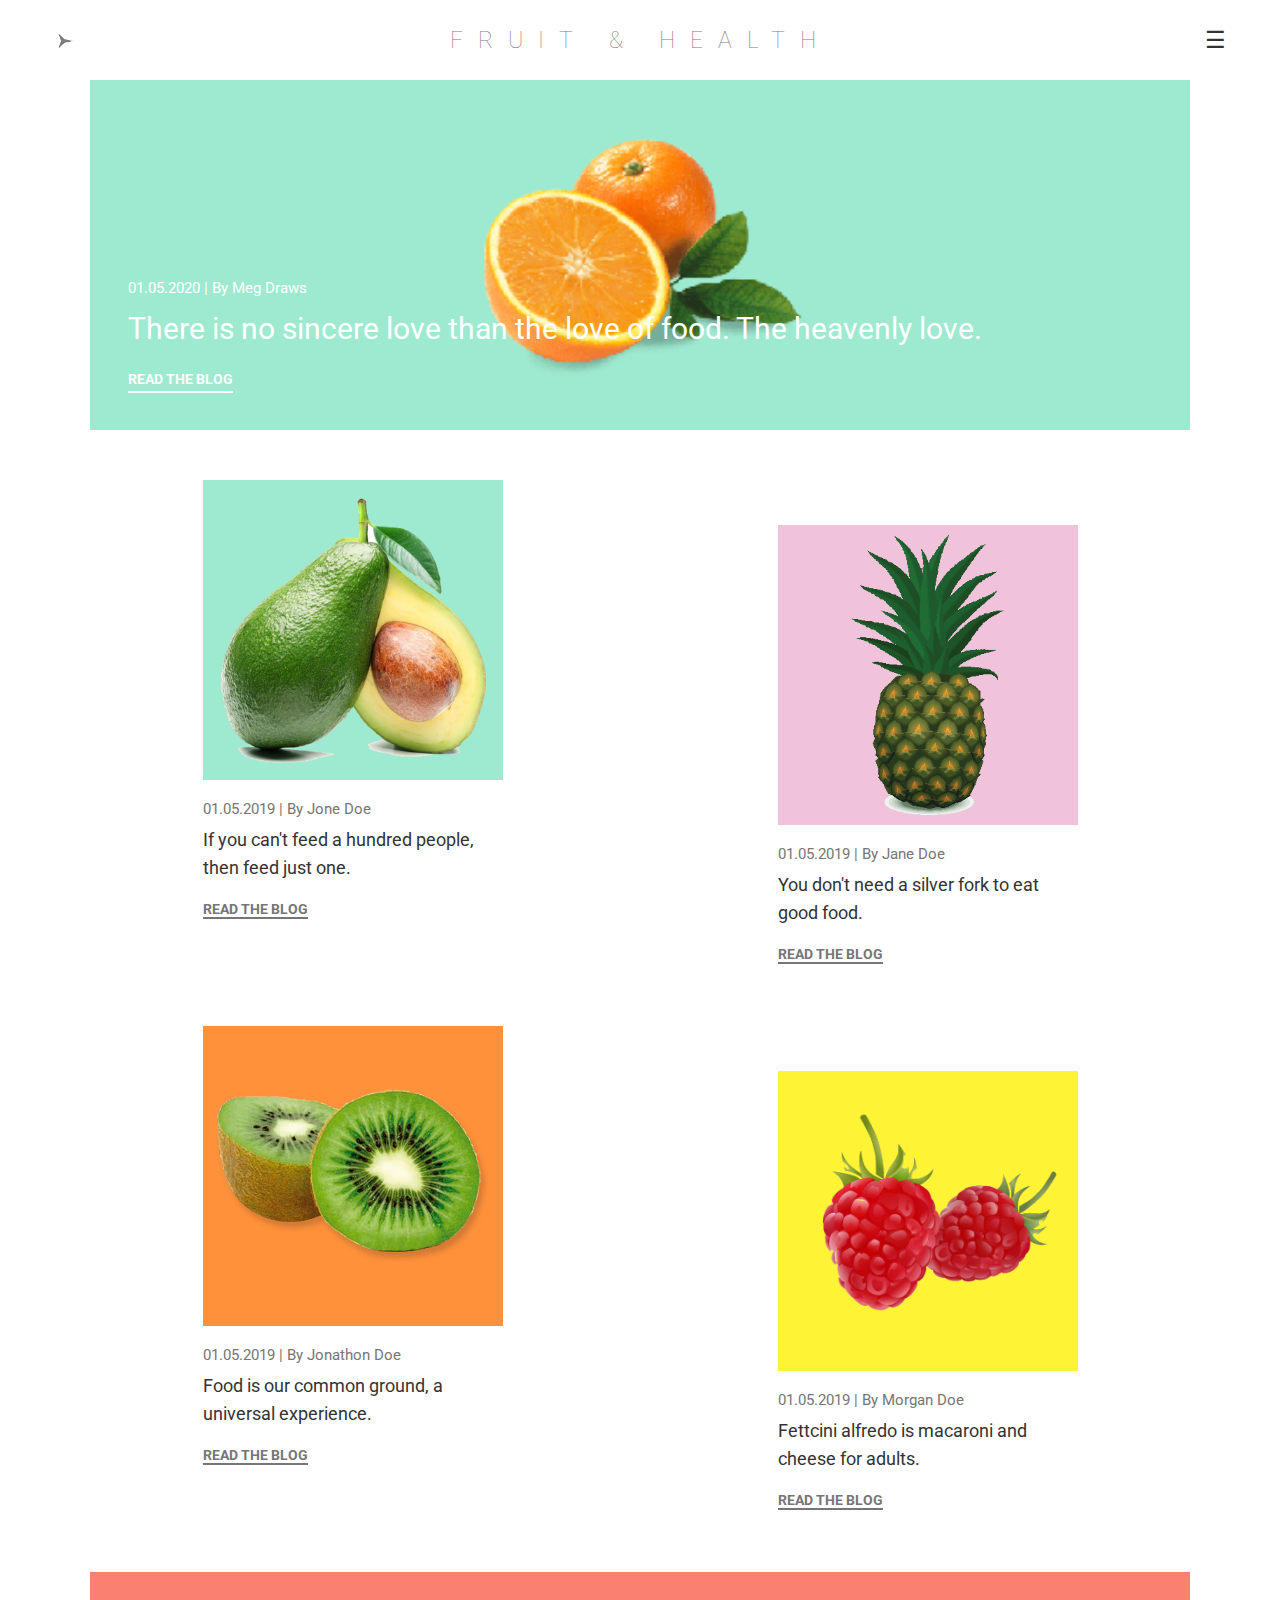
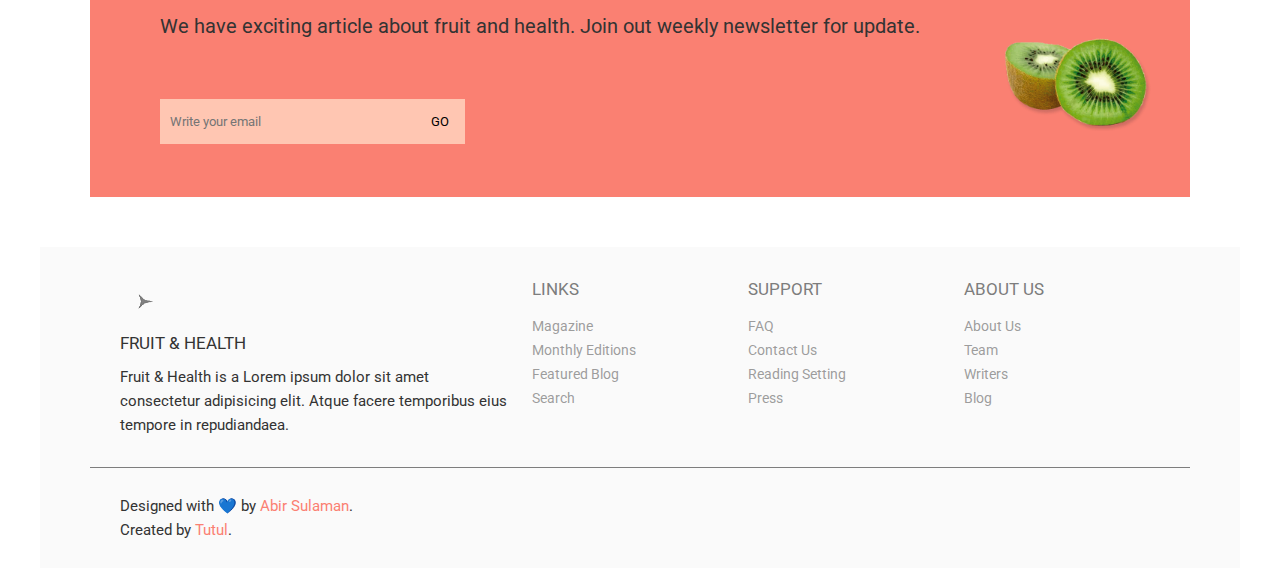
<file: index.html>
<!DOCTYPE html>
<head>
    <title>Fruit & Health</title>
    <link rel="icon" type="image/png" href="img/logo.png"/>
    <meta charset="utf-8" />
    <meta name="viewport" content="width=device-width, initial-scale=1" />
    <link rel="stylesheet" href="css/style.css">
    <link rel="stylesheet" href="css/responsive.css">
</head>
<body>
    <div class="wrapper">
        <header>
            <img src="img/logo2.png" alt="logo">
            <a href="index.html" class="logo">
                <h1>
                    fruit & health
                </h1>
            </a>
            <div class="menu-wrap">
                <label for="toggle">☰</label>
                <input type="checkbox" id="toggle">
                <ul id="menu">
                    <li><a href="#">Home</a></li>
                    <li><a href="#">About</a></li>
                    <li><a href="#">Contact</a></li>
                </ul>
            </div>
        </header><!--  header  -->

        <main>
            <section class="hero">
                <p class="date">
                    01.05.2020 | By Meg Draws
                </p>
                <h2>
                    There is no sincere love than the love of food. The heavenly love.
                </h2>
                <a href="blogpost.html" class="blog-link">
                    read the blog
                </a>
            </section><!--  hero  -->
            <section class="articles">
                <div class="article-box">
                    <img src="img/avocado.png" alt="avocado">

                    <p class="date">
                        01.05.2019 | By Jone Doe
                    </p>
                    <h3>
                        If you can't feed a hundred people, then feed just one.
                    </h3>
                    <a href="blogpost.html" class="blog-link">
                        read the blog
                    </a>
                </div><!--  article-box  -->
                <div class="article-box">
                    <img src="img/pineapple.png" alt="pineapple">

                    <p class="date">
                        01.05.2019 | By Jane Doe
                    </p>
                    <h3>
                        You don't need a silver fork to eat good food.
                    </h3>
                    <a href="blogpost.html" class="blog-link">
                        read the blog
                    </a>
                </div><!--  article-box  -->
                <div class="article-box">
                    <img src="img/kiwi.png" alt="kiwi">

                    <p class="date">
                        01.05.2019 | By Jonathon Doe
                    </p>
                    <h3>
                        Food is our common ground, a universal experience.
                    </h3>
                    <a href="blogpost.html" class="blog-link">
                        read the blog
                    </a>
                </div><!--  article-box  -->
                <div class="article-box">
                    <img src="img/strawberry.png" alt="strawberry">

                    <p class="date">
                        01.05.2019 | By Morgan Doe
                    </p>
                    <h3>
                        Fettcini alfredo is macaroni and cheese for adults.
                    </h3>
                    <a href="blogpost.html" class="blog-link">
                        read the blog
                    </a>
                </div><!--  article-box  -->
            </section><!--  articles  -->
            <section class="newsletter">
                <div class="newsletter-item">
                    <h3>
                        We have exciting article about fruit and health. Join out weekly newsletter for update.
                    </h3>
                    <form action="#" class="newsletter-form">
                        <input type="email" placeholder="Write your email" required>
                        <button type="submit">GO</button>
                    </form>
                </div>
                <img src="img/kiwi.png" alt="kiwi">
            </section><!--  newsletter  -->
        </main><!--  main  -->

        <footer>
            <section class="footer-content">
                <div class="description">
                    <img src="img/logo2.png" alt="logo">
                    <h3>fruit & health</h3>
                    <p>
                        Fruit & Health is a Lorem ipsum dolor sit amet consectetur adipisicing elit. Atque facere temporibus eius tempore in repudiandaea.
                    </p>
                </div>
                <ul class="links">
                    <h3>links</h3>

                    <li><a href="#">Magazine</a></li>
                    <li><a href="#">Monthly Editions</a></li>
                    <li><a href="#">Featured Blog</a></li>
                    <li><a href="#">Search</a></li>
                </ul>
                <ul class="links">
                    <h3>support</h3>

                    <li><a href="#">FAQ</a></li>
                    <li><a href="#">Contact Us</a></li>
                    <li><a href="#">Reading Setting</a></li>
                    <li><a href="#">Press</a></li>
                </ul>
                <ul class="links">
                    <h3>about us</h3>

                    <li><a href="#">About Us</a></li>
                    <li><a href="#">Team</a></li>
                    <li><a href="#">Writers</a></li>
                    <li><a href="#">Blog</a></li>
                </ul>
                </ul>
            </section><!--  content  -->
            <section class="footer-line"></section><!--  line  -->
            <section class="footer-gratitude">
                <p>
                    Designed with 💙 by <a href="https://www.behance.net/gallery/52836139/Minimal-Blog-Design">Abir Sulaman</a>. <br> Created by <a href="https://twitter.com/TutulDevs">Tutul</a>.
                </p>
            </section><!--  gratitude  -->
        </footer><!--  footer  -->
    </div>
</body>
</html>
</file>
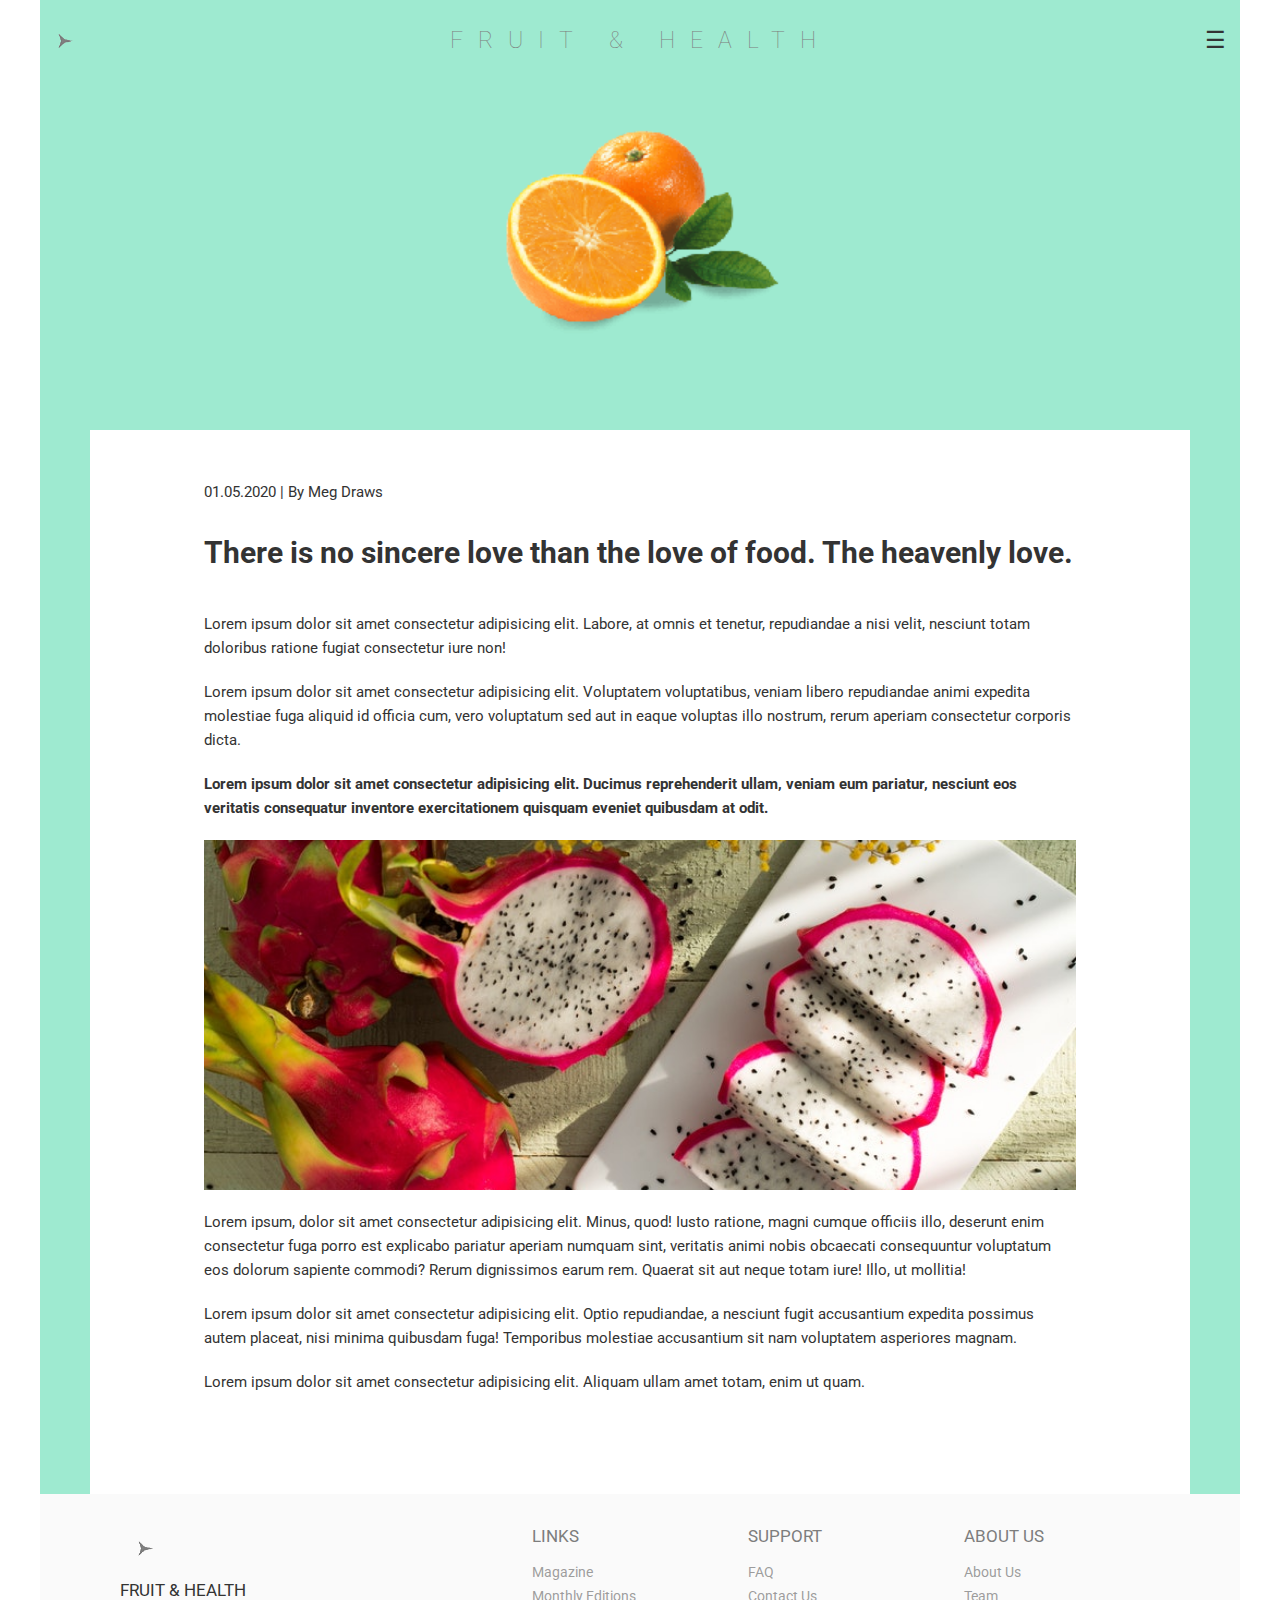
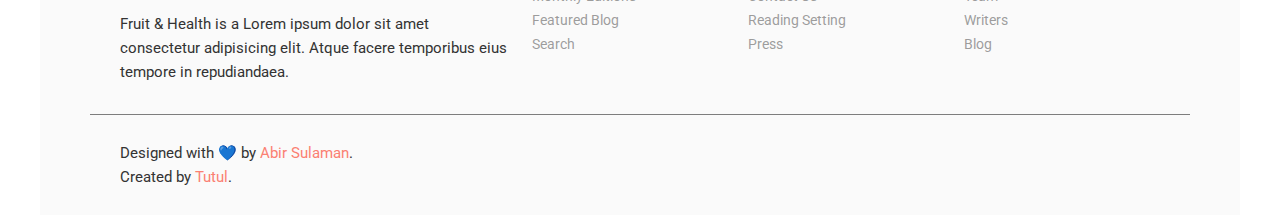
<file: blogpost.html>
<!DOCTYPE html>
<head>
    <title>Blog | Fruit & Health</title>
    <link rel="icon" type="image/png" href="img/logo.png"/>
    <meta charset="utf-8" />
    <meta name="viewport" content="width=device-width, initial-scale=1" />
    <link rel="stylesheet" href="css/style.css">
    <link rel="stylesheet" href="css/responsive.css">
</head>
<body>
    <div class="wrapper wrapper-blogpost">
        <header>
            <img src="img/logo2.png" alt="logo">
            <a href="index.html" class="logo">
                <h1>
                    fruit & health 
                </h1>
            </a>
            <div class="menu-wrap">
                <label for="toggle">☰</label>
                <input type="checkbox" id="toggle">
                <ul id="menu">
                    <li><a href="#">Home</a></li>
                    <li><a href="#">About</a></li>
                    <li><a href="#">Contact</a></li>
                </ul>
            </div>
        </header><!--  header  -->

        <main class="blogpost">
            <div class="blog-hero">
                
            </div><!--  blog-hero  -->
            <article class="post">
                <p class="date">
                    01.05.2020 | By Meg Draws
                </p>
                <h2>
                    There is no sincere love than the love of food. The heavenly love. 
                </h2>

                <p>
                    Lorem ipsum dolor sit amet consectetur adipisicing elit. Labore, at omnis et tenetur, repudiandae a nisi velit, nesciunt totam doloribus ratione fugiat consectetur iure non!
                </p>

                <p>
                    Lorem ipsum dolor sit amet consectetur adipisicing elit. Voluptatem voluptatibus, veniam libero repudiandae animi expedita molestiae fuga aliquid id officia cum, vero voluptatum sed aut in eaque voluptas illo nostrum, rerum aperiam consectetur corporis dicta.
                </p>

                <p>
                    <strong>Lorem ipsum dolor sit amet consectetur adipisicing elit. Ducimus reprehenderit ullam, veniam eum pariatur, nesciunt eos veritatis consequatur inventore exercitationem quisquam eveniet quibusdam at odit.</strong>
                </p>

                <img src="img/dragon.jpg"  alt="dragon fruit">

                <p>
                    Lorem ipsum, dolor sit amet consectetur adipisicing elit. Minus, quod! Iusto ratione, magni cumque officiis illo, deserunt enim consectetur fuga porro est explicabo pariatur aperiam numquam sint, veritatis animi nobis obcaecati consequuntur voluptatum eos dolorum sapiente commodi? Rerum dignissimos earum rem. Quaerat sit aut neque totam iure! Illo, ut mollitia!
                </p>

                <p>
                    Lorem ipsum dolor sit amet consectetur adipisicing elit. Optio repudiandae, a nesciunt fugit accusantium expedita possimus autem placeat, nisi minima quibusdam fuga! Temporibus molestiae accusantium sit nam voluptatem asperiores magnam.
                </p>

                <p>
                    Lorem ipsum dolor sit amet consectetur adipisicing elit. Aliquam ullam amet totam, enim ut quam.
                </p>
            </article><!--  post  -->
        </main><!--  main / blogpost  -->

        <footer>
            <section class="footer-content">
                <div class="description">
                    <img src="img/logo2.png" alt="logo">
                    <h3>fruit & health</h3>
                    <p>
                        Fruit & Health is a Lorem ipsum dolor sit amet consectetur adipisicing elit. Atque facere temporibus eius tempore in repudiandaea.
                    </p>
                </div>
                <ul class="links">
                    <h3>links</h3>

                    <li><a href="#">Magazine</a></li>
                    <li><a href="#">Monthly Editions</a></li>
                    <li><a href="#">Featured Blog</a></li>
                    <li><a href="#">Search</a></li>
                </ul>
                <ul class="links">
                    <h3>support</h3>

                    <li><a href="#">FAQ</a></li>
                    <li><a href="#">Contact Us</a></li>
                    <li><a href="#">Reading Setting</a></li>
                    <li><a href="#">Press</a></li>
                </ul>
                <ul class="links">
                    <h3>about us</h3>

                    <li><a href="#">About Us</a></li>
                    <li><a href="#">Team</a></li>
                    <li><a href="#">Writers</a></li>
                    <li><a href="#">Blog</a></li>
                </ul>
                </ul>
            </section><!--  content  -->
            <section class="footer-line"></section><!--  line  -->
            <section class="footer-gratitude">
                <p>
                    Designed with 💙 by <a href="https://www.behance.net/gallery/52836139/Minimal-Blog-Design">Abir Sulaman</a>. <br> Created by <a href="https://twitter.com/TutulDevs">Tutul</a>.
                </p>
            </section><!--  gratitude  -->
        </footer><!--  footer  -->
    </div>
</body>
</html>
</file>
<file: css/style.css>
@import url('https://fonts.googleapis.com/css2?family=Roboto:ital,wght@0,300;0,400;1,100&display=swap');

* {
    margin: 0;
    padding: 0;
    box-sizing: border-box;
}

:root {
    --white: #ffffff;
    --black: #333333;
    --gray-dark: #7D7D7D;
    --gray: #FAFAFA;
    --cyan: #9EEAD0;
    --salmon: salmon;
    --pink: #F0C3DA;
    --pink-dark: #FFC6B2;
    --orange: #FF913A;
    --yellow: #FEF335;
}

html {
    font-family: 'Roboto', Arial, Helvetica, sans-serif;
    font-size: 15px;
    line-height: 1.6;
}

body {
    color: var(--black);
}


/*                      global
***************************************/
a {
    text-decoration: none;
    transform: all 0.25s ease;
}

.blog-link {
    text-transform: uppercase;
    font-weight: bold;
    font-size: 0.95rem;
    color: currentColor;
    border-bottom: 2px solid;
    border-color: currentColor;
    margin-top: 15px !important;
}

img {
    width: 100%;
    object-fit: cover;
}

ul {
    list-style: none;
}

.date {
    color: currentColor;
    font-weight: 400;
    margin-bottom: 5px;
}

.wrapper {
    width: 100%;
    max-width: 1200px;
    min-height: 500px;
    margin: 0 auto;
    padding: 0;
    background: var(--white);

    display: grid;
    grid-template-rows: 80px auto auto;
}



/*                      header
***************************************/
header {
    display: grid;
    grid-template-columns: 50px auto 50px;
    align-items: center;
    justify-items: center;
}

header .logo {
    color: var(--gray-dark);
}
header .logo h1 {
    font-size: 1.5rem;
    font-weight: lighter;
    text-transform: uppercase;
    letter-spacing: 1rem;
}


/*                      header
***************************************/
.menu-wrap {
    padding: 10px;
    position: relative;
}
label {
    cursor: pointer;
    font-size: 1.5rem;
}
#toggle {
    display: none;
    transition: .4s ease;
}
#menu {
    visibility: hidden;
    transform: scaleY(0);
    transition: .5s;
}
#toggle:checked + #menu {
    visibility: visible;
    transform: scaleY(1);
}

#menu {
    border: 1px solid var(--salmon);
    position: absolute;
    right: 4px;
    top: 68px;
    background: var(--white);
    width: 150px;
    border-radius: 8px;
}
#menu::before {
    content: '';
    display: block;
    border-left: 10px solid transparent;
    border-right: 10px solid transparent;
    border-bottom: 15px solid var(--salmon);
    position: absolute;
    top: -15px;
    right: 5px;
}
#menu a {
    display: block;
    color: var(--salmon);
    text-align: center;
    padding: 10px;
    transition: 0.4s ease;
}
#menu a:hover {
    color: var(--pink-dark);
}


/*                      main
***************************************/
main {
    margin-bottom: 50px;
    display: grid;
    gap: 50px 0;
    grid-template-columns: 50px 1fr 50px;
    grid-template-rows: 350px 1fr 225px;
    grid-template-areas: 
                        ". hero ."
                        ". articles ."
                        ". newsletter .";
}

.hero {
    padding: 2.5rem;
    grid-area: hero;
    background: var(--cyan) url('../img/orange.png') no-repeat;
    background-position: center;
    background-size: contain;
    color: var(--white);

    display: grid;
    justify-items: start;
    align-items: end;
    align-content: end;
}
.hero h2 {
    font-size: 2rem;
    font-weight: normal;
}

.articles {
    color: #767676;
    grid-area: articles;
    display: grid;
    gap: 50px;
    grid-template-columns: repeat(2, minmax(200px, 300px));
    justify-content: space-around;
}
.article-box {
    padding-bottom: 10px;
}
.article-box:nth-child(even) {
    margin-top: 3rem;
}
.article-box img {
    margin-bottom: 10px;
    padding: 10px;
}
.article-box:nth-child(1) img {
    background: var(--cyan);
}
.article-box:nth-child(2) img {
    background: var(--pink);
}
.article-box:nth-child(3) img {
    background: var(--orange);
}
.article-box:nth-child(4) img {
    background: var(--yellow);
}
.article-box h3 {
    margin-bottom: 15px;
    font-weight: normal;
    color: var(--black);
}

.newsletter {
    padding: 2.5rem;
    grid-area: newsletter;
    background: var(--salmon);

    display: grid;
    gap: 50px;
    grid-template-columns: 1fr 150px;
    justify-items: center;
}

.newsletter-item {
    display: grid;
}
.newsletter-item h3 {
    font-weight: normal;
    font-size: 1.35rem;
    margin-bottom: 10px;
}
.newsletter-form {
    align-self: center;
    display: grid;
    grid-template-columns: 255px 50px;
}
.newsletter-form input,
.newsletter-form button {
    padding: 15px 10px;
    margin: 0;
    border: 0;
    outline: 0;
    background: var(--pink-dark);
    font-family: 'Roboto', sans-serif;
}
.newsletter-form button {
    cursor: pointer;
}



/*                      footer
***************************************/
footer {
    background: var(--gray);
    display: grid;
    grid-template-columns: 50px auto 50px;
    grid-template-rows: 3fr 1px 100px;
    grid-auto-flow: column;
    grid-template-areas: 
                    ". content ."
                    ". line ."
                    ". gratitude .";
}

.footer-content {
    padding: 2rem;
    grid-area: content;
    display: grid;
    gap: 50px 20px;
    grid-template-columns: 2fr repeat(3, 1fr);
    align-content: center;
}
.footer-content h3 {
    text-transform: uppercase;
    font-size: 1.10rem;
    font-weight: normal;
    color: var(--gray-dark);
}

.description h3 {
    color: var(--black);
    margin-bottom: 8px;
}
.description img {
    width: 50px;
}
.links h3 {
    margin-bottom: 10px;
}
.links a {
    color:rgba(125, 125, 125, 0.75);
    font-size: 0.9rem;
}
.links a:hover {
    color: var(--gray-dark);
}


.footer-line {
    grid-area: line;
    background: var(--gray-dark);
}

.footer-gratitude {
    padding: 0 2rem;
    grid-area: gratitude;
    display: grid;
    align-items: center;
}
.footer-gratitude a {
    color: var(--salmon);
}



/*                      blogpost
*************************************/
.wrapper-blogpost {
    background: var(--cyan);
}
.blogpost {
    margin-bottom: 0;
    grid-template-areas: 
                     " . blog-hero ."
                    ". blogpost .";
    grid-template-rows: 300px auto;
}

.blog-hero {
    grid-area: blog-hero;
    background: url('../img/orange.png') no-repeat;
    background-position: center;
    background-size: contain;
}

.post {
    padding: 50px 0 100px 0;
    grid-area: blogpost;
    background: var(--white);
    display: grid;
    gap: 20px 5px;
    grid-template-columns: 1fr 8fr 1fr;
}
.post > * {
    grid-column: 2 / -2;
}
.post h2 {
    font-size: 2rem;
    margin-bottom: 15px;
}
.post img {
    height: 350px;
}
</file>
<file: css/responsive.css>
@media screen and (max-width: 800px ) {
    .footer-content {
        grid-template-columns: repeat(3, 1fr);
    }
    .description {
        grid-column: 1 / -1;
    }
}
@media screen and (max-width: 700px ) {
    header {
        grid-template-columns: 40px auto 40px;
    }

    main {
        grid-template-columns: 1fr;
        grid-template-rows: 400px auto auto;
        grid-template-areas: 
                    "hero" 
                    "articles" 
                    "newsletter";
    }

    .hero {
        padding: 2.5rem 1.5rem;
        background-size: 200px;
        background-position: top;

        justify-items: center;
        align-items: center;
        text-align: center;
    }
    
    .articles {
        padding: 0 20px;
        gap: 15px;
        grid-template-columns: 1fr 1fr;
    }

    .newsletter {
        padding: 2.5rem 1.5rem;
        gap: 0px;
        grid-template-columns: 1fr;
    }

    .newsletter img {
        order: 0;
        width: 150px;
    }
    .newsletter-item {
        order: 1;
        text-align: center;
    }

    .newsletter-form {
        justify-content: center;
    }
}

@media screen and (max-width: 500px ) {
    header {
        gap: 15px;
        grid-template-columns: 40px auto 40px;
    }
    header .logo h1 {
        font-size: 1.25rem;
        letter-spacing: .5rem;
    }
    .articles {
        gap: 50px;
        grid-template-columns: 1fr;
    }
    .article-box:nth-child(even) {
        margin-top: 0;
    }

    .footer-content {
        grid-template-columns: 1fr;
        gap: 20px;
    }
}
</file>
